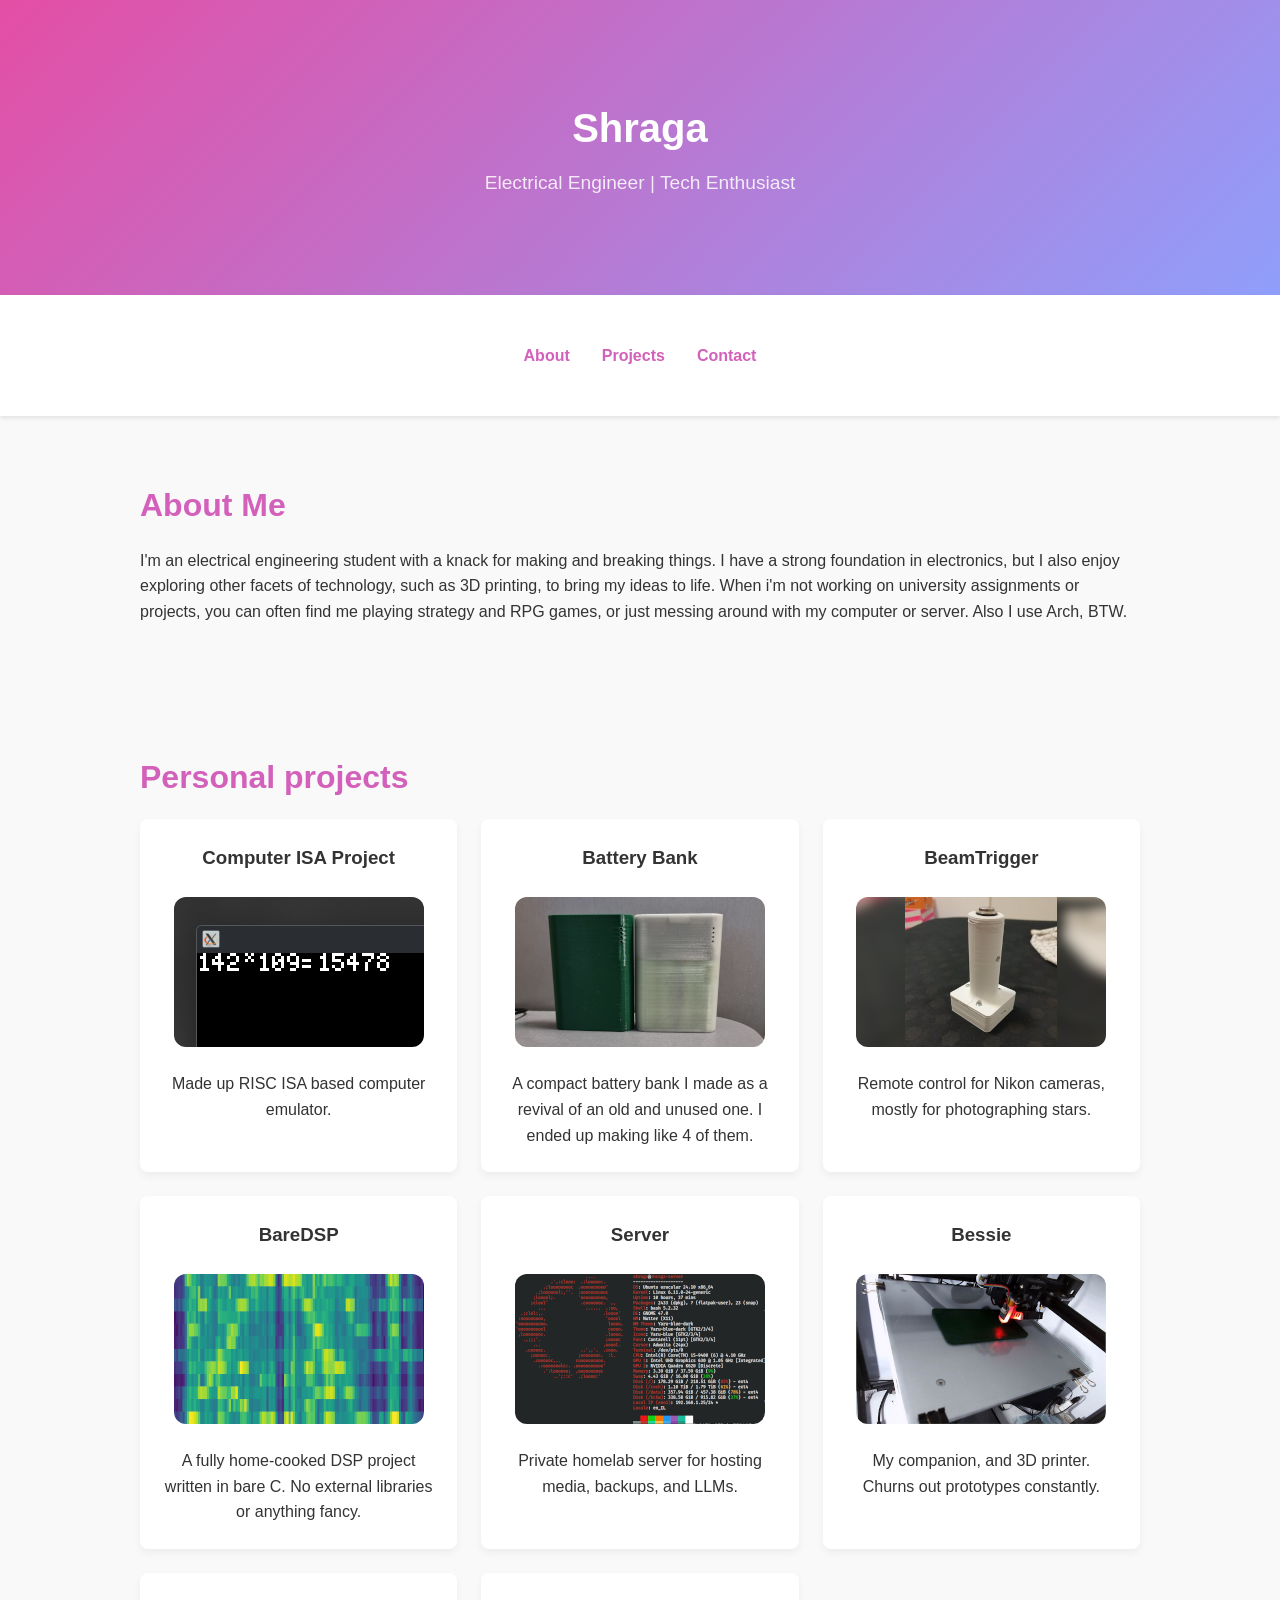
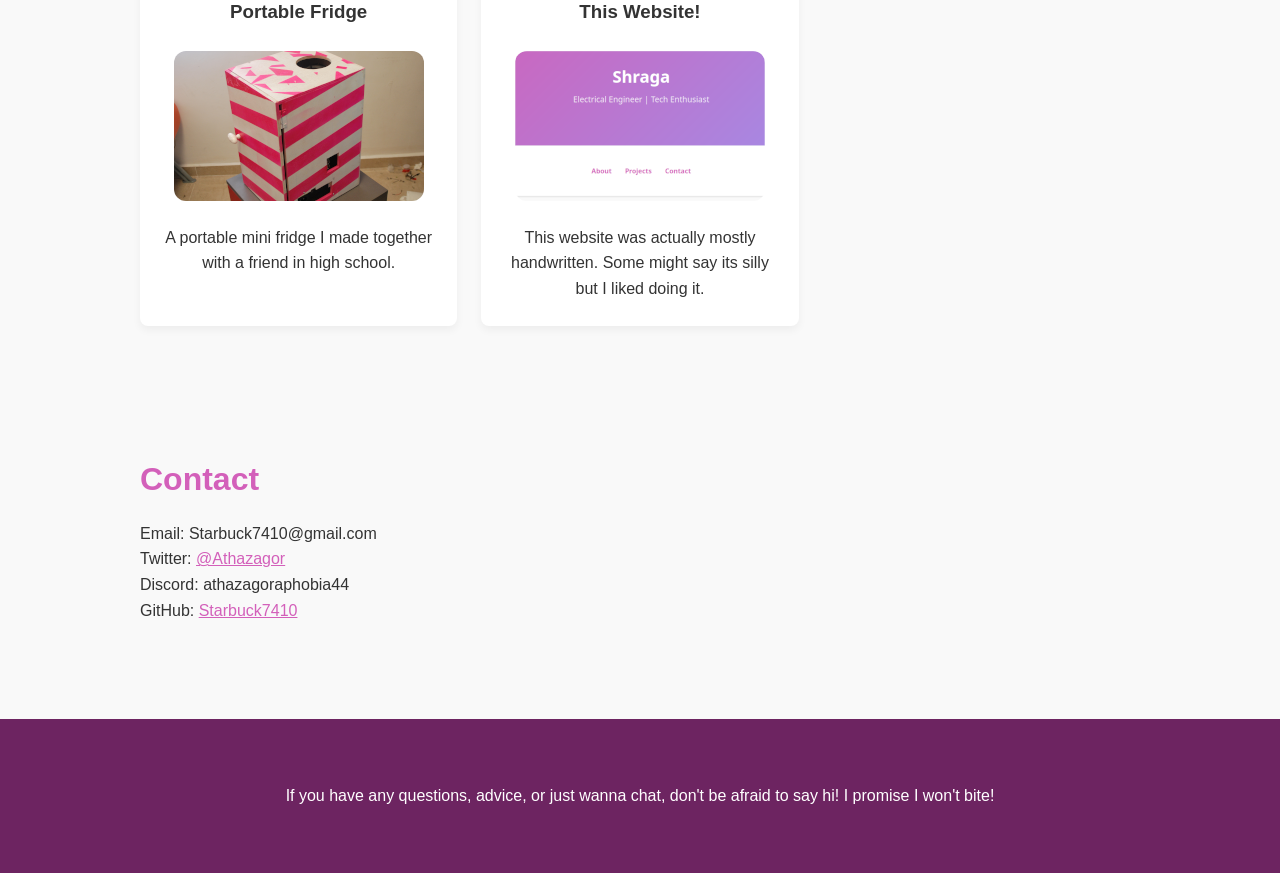
<file: index.html>
<!DOCTYPE html>
<html lang="en">
<head>
  <meta charset="UTF-8" />
  <meta name="viewport" content="width=device-width, initial-scale=1.0" />
  <title>Shraga</title>
  <link rel="stylesheet" href="style.css" />
  <link rel="icon" type="image/png" href="icons/favicon.png">
</head>
<body>
  <header class="header">
    <div class="container">
      <h1 class="name">Shraga</h1>
      <p class="tagline">Electrical Engineer | Tech Enthusiast</p>
    </div>
  </header>

  <nav class="nav">
    <div class="container">
      <a href="#about">About</a>
      <a href="#projects">Projects</a>
      <a href="#contact">Contact</a>
    </div>
  </nav>

  <section id="about" class="section fade-in">
    <div class="container">
      <h2>About Me</h2>
      <p>I'm an electrical engineering student with a knack for making and breaking things. 
        I have a strong foundation in electronics, but I also enjoy exploring other facets of technology, such as 3D printing, to bring my ideas to life.
        When i'm not working on university assignments or projects, you can often find me playing strategy and RPG games, or just messing around with my computer or server.
        Also I use Arch, BTW. 
        
      </p>
    </div>
  </section>
  <!-- TODO add section for group projects like TOM and the alarm clock (does this one even count?) -->
  <section id="projects" class="section fade-in">
    <div class="container">
      <h2>Personal projects</h2>
      <div class="projects-grid">
        <!-- Project cards go here -->
        <!-- One with link -->
        <a href="https://github.com/Starbuck7410/ComputerProject" target="_blank" class="project-card">
            <h3>Computer ISA Project</h3>
            <img src="images/ComputerProject.png" class="rounded-img" />
            <p>Made up RISC ISA based computer emulator.</p>
        </a>

        
        <a href="https://www.thingiverse.com/thing:7050913" target="_blank" class="project-card">
          <h3>Battery Bank</h3>
          <img src="images/BatteryBank.png" class="rounded-img" />
          <p>A compact battery bank I made as a revival of an old and unused one. I ended up making like 4 of them.</p>
        </a>
        
        <a href="https://github.com/Starbuck7410/BeamTrigger" target="_blank" class="project-card">
          <h3>BeamTrigger</h3>
          <img src="images/BeamTrigger.png" class="rounded-img" />
          <p>Remote control for Nikon cameras, mostly for photographing stars.</p>
        </a>

        <a href="https://github.com/Starbuck7410/BareDSP" target="_blank" class="project-card">
          <h3>BareDSP</h3>
          <img src="images/BareDSP.png" class="rounded-img" />
          <p>A fully home-cooked DSP project written in bare C. No external libraries or anything fancy.</p>
        </a>
        <!-- One without -->

        <div class="project-card">
            <h3>Server</h3>
            <img src="images/Server.png" class="rounded-img" />
            <p>Private homelab server for hosting media, backups, and LLMs.</p>
        </div>

        <a href="gallery/bessie/index.html" class="project-card">
          <h3>Bessie</h3>
          <img src="images/3dPrinter.png" class="rounded-img" />
          <p>My companion, and 3D printer. Churns out prototypes constantly.</p>
        </a>

        <a href="gallery/fridge/index.html" class="project-card">
          <h3>Portable Fridge</h3>
          <img src="images/Fridge.png" class="rounded-img" />
          <p>A portable mini fridge I made together with a friend in high school.</p>
        </a>

        <a href="https://Starbuck7410.github.io" target="_blank" class="project-card">
          <h3>This Website!</h3>
          <img src="images/ThisWebsite.png" class="rounded-img" />
          <p>This website was actually mostly handwritten. Some might say its silly but I liked doing it.</p>
        </a>

        <!-- Add more as needed -->
      </div>
    </div>
  </section>

  <section id="contact" class="section fade-in">
    <div class="container">
      <h2>Contact</h2>
      <p>Email: Starbuck7410@gmail.com</p> 
      <p>Twitter: <a href="https://x.com/athazagor" target="_blank">@Athazagor</a></p>
      <p>Discord: athazagoraphobia44</p>
      <p>GitHub: <a href="https://github.com/Starbuck7410">Starbuck7410</a></p>
    </div>
  </section>

  <!-- <section id="icons" class="section fade-in">
    <div class="container">
      <img src="https://archlinux.org/static/logos/archlinux-logo-light-scalable.svg" style="height: 31px; width: 88px;  object-fit: contain; background-color: #223344; "/>
      <br/>
      <img src="icons/brand.png" style="height: 31px; width: 88px; object-fit: contain; background-color: #223344;"/>
    </div>
  </section> -->

  <footer class="footer">
    <div class="container">
      <p>If you have any questions, advice, or just wanna chat, don't be afraid to say hi! I promise I won't bite!</p>
    </div>
  </footer>

  <script src="script.js"></script>
</body>
</html>
</file>
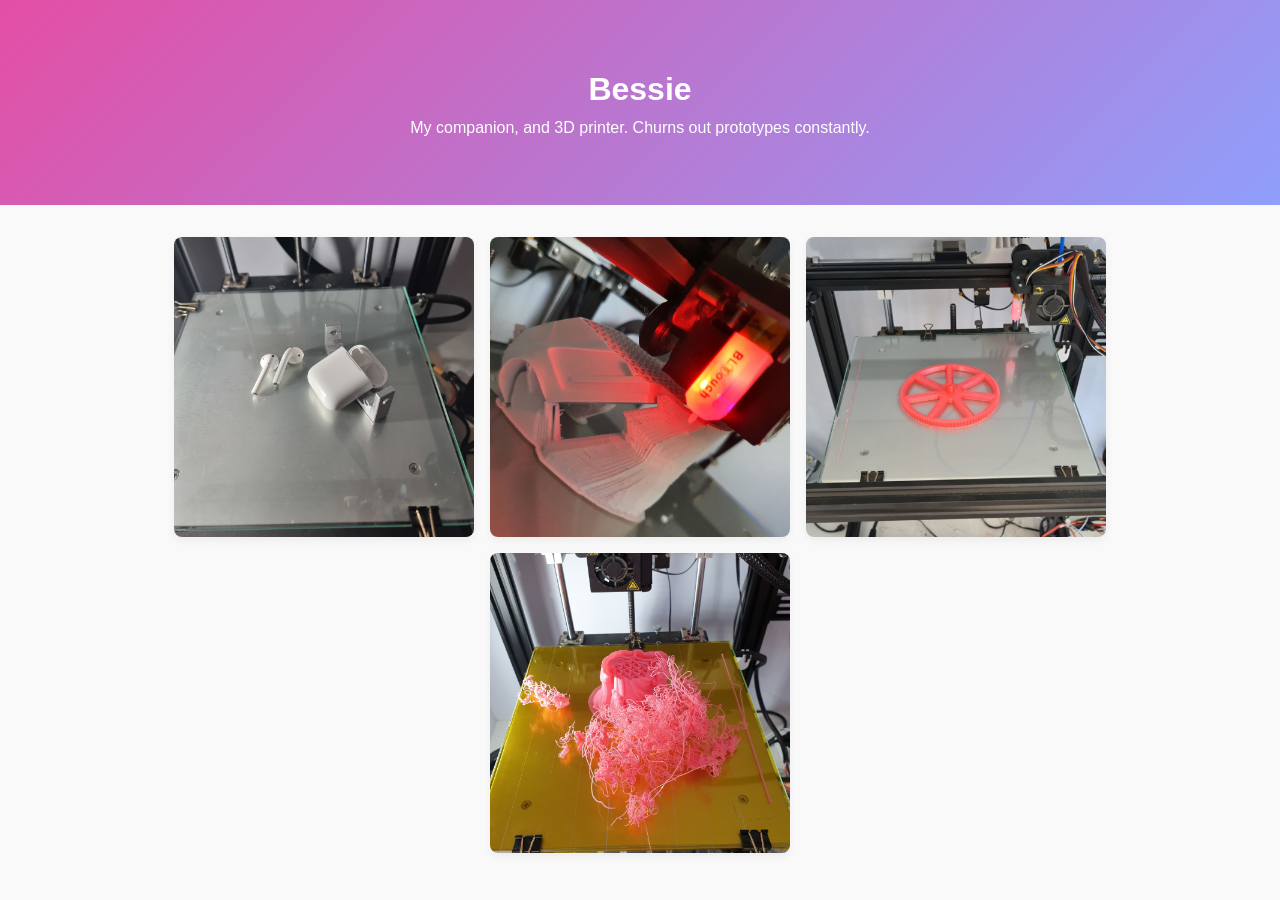
<file: gallery/bessie/index.html>
<!DOCTYPE html>
<html lang="en">
<head>
  <meta charset="UTF-8" />
  <link rel="stylesheet" href="../../style.css" />
  <meta name="viewport" content="width=device-width, initial-scale=1.0" />
  <title>Bessie | Gallery</title>
</head>
<body>
  <header class="header">
    <h1>Bessie</h1>
    <p>My companion, and 3D printer. Churns out prototypes constantly.</p>
  </header>

  <main class="container fade-in">
    <section class="gallery">
      <img src="img1.jpg" alt="Airpods drying on the print bed after going through a washing machine" />
      <img src="img2.jpg" alt="Close up of a toy car being printed" />
      <img src="img3.jpg" alt="Printed some mechanical parts too" />
      <img src="img4.jpg" alt="A spahgetti monster. No actual spahgetti was harmed." />
    </section>
  </main>
  <script src="../../script.js"></script>
</body>
</html>
</file>
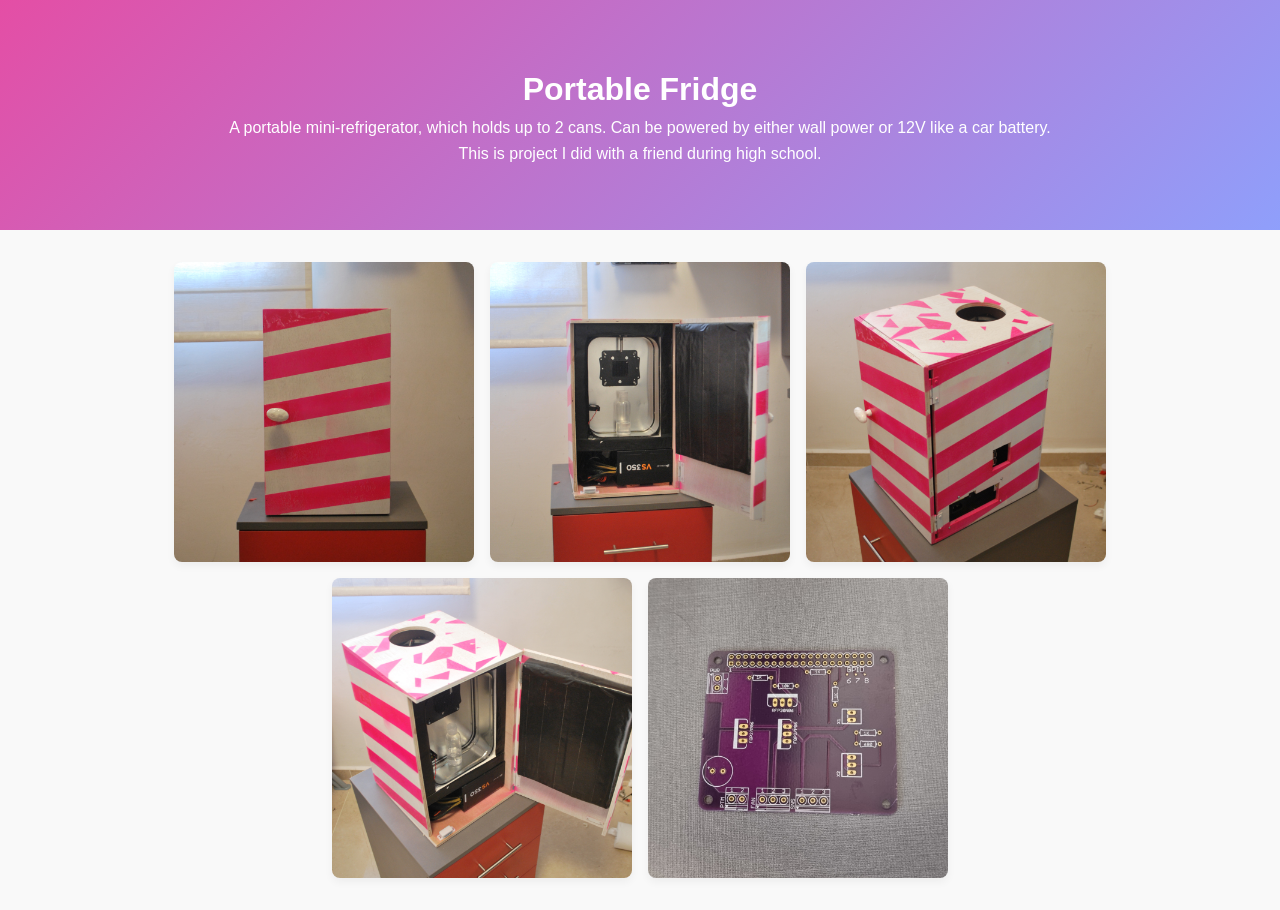
<file: gallery/fridge/index.html>
<!DOCTYPE html>
<html lang="en">
<head>
  <meta charset="UTF-8" />
  <link rel="stylesheet" href="../../style.css" />
  <meta name="viewport" content="width=device-width, initial-scale=1.0" />
  <title>Portable Fridge | Gallery</title>
</head>
<body>
  <header class="header">
    <h1>Portable Fridge</h1>
    <p>A portable mini-refrigerator, which holds up to 2 cans. Can be powered by either wall power or 12V like a car battery. 
      <br>This is project I did with a friend during high school.
     </p>
  </header>

  <main class="container fade-in">
    <section class="gallery">
      <img src="img1.jpg" alt="Front view of the white and pink fridge" />
      <img src="img2.jpg" alt="Front view with the fridge open" />
      <img src="img3.jpg" alt="Right side view of the closed fridge" />
      <img src="img4.jpg" alt="Top-left side view of the open fridge" />
      <img src="img5.jpg" alt="Photo of the unpopulated circuit board we have designed" />
    </section>
  </main>
  <script src="../../script.js"></script>
</body>
</html>
</file>
<file: style.css>
/* Reset and base styles */
* {
    margin: 0;
    padding: 0;
    box-sizing: border-box;
  }
  
  body {
    font-family: 'Segoe UI', Tahoma, Geneva, Verdana, sans-serif;
    line-height: 1.6;
    background-color: #f9f9f9;
    color: #333;
    scroll-behavior: smooth;
  }
  
  .container {
    width: 90%;
    max-width: 1000px;
    margin: 0 auto;
    padding: 2rem 0;
  }
  
  /* Header */
  .header {
    background: linear-gradient(135deg, #e44ea5, #8f9ffb);
    color: white;
    padding: 4rem 0;
    text-align: center;
  }
  .name {
    font-size: 2.5rem;
    margin-bottom: 0.5rem;
  }
  .tagline {
    font-size: 1.2rem;
    opacity: 0.85;
  }

  .gallery {
    display: flex;
    flex-wrap: wrap;
    gap: 1rem;
    justify-content: center;
  }

  .gallery img {
    width: 30%;
    height: auto;
    border-radius: 8px;
    object-fit: cover;
    box-shadow: 0 4px 8px rgba(0, 0, 0, 0.05);
    transition: transform 0.3s ease;
  }

  .gallery img:hover {
    transform: scale(1.03);
    
     
  }
  
  /* Navigation */
  .nav {
    background-color: white;
    box-shadow: 0 2px 4px rgba(0, 0, 0, 0.1);
    padding: 1rem 0;
  }
  .nav .container {
    display: flex;
    justify-content: center;
    gap: 2rem;
  }
  .nav a {
    text-decoration: none;
    color: #d360ba;
    font-weight: bold;
    transition: color 0.3s;
  }
  .nav a:hover {
    color: #612959;
  }
  
  .rounded-img {
    border-radius: 12px; /* for slightly rounded corners */

    width: 250px;
    height: 150px;
    object-fit: cover;
    margin: 1.5rem auto;
    display: block;
  }

  .profile-img {
    border-radius: 50%;
    width: 150px;
    height: 150px;
    object-fit: cover;
  }
  .icon-img {
    border-radius: 50%;
    width: 5px;
    height: 5px;
    object-fit: cover;
  }
  /* Sections */
  .section {
    padding: 2rem 0;
  }
  .section h2 {
    margin-bottom: 1rem;
    font-size: 2rem;
    color: #d360ba  ;
  }
  
  /* Projects */
  .projects-grid {
    display: grid;
    grid-template-columns: repeat(auto-fill, minmax(300px, 1fr));
    gap: 1.5rem;
  }
  .project-card {
    background-color: white;
    padding: 1.5rem;
    border-radius: 8px;
    box-shadow: 0 4px 8px rgba(0, 0, 0, 0.05);
    transition: transform 0.3s;
    text-align: center;
    text-decoration: none; /* Removes the underline */
    color: inherit;        /* Inherits color from the parent element */
    display: block;
  }
  
  .project-card a {
    text-decoration: none;  /* Remove the underline */
    color: inherit;         /* Inherit the color from the parent */
  }

  .project-card:hover {
    transform: translateY(-5px);
  }
  
  /* Contact */
  #contact a {
    color: #d360ba;
    text-decoration: underline;
  }
  
  /* Footer */
  .footer {
    background-color: #6d2461;
    color: white;
    text-align: center;
    padding: 2rem 0;
    margin-top: 2rem;
  }
  
  /* Animation */
  .fade-in {
    opacity: 0;
    transform: translateY(20px);
    transition: opacity 0.6s ease-out, transform 0.6s ease-out;
  }
  .fade-in.visible {
    opacity: 1;
    transform: none;
  }
</file>
